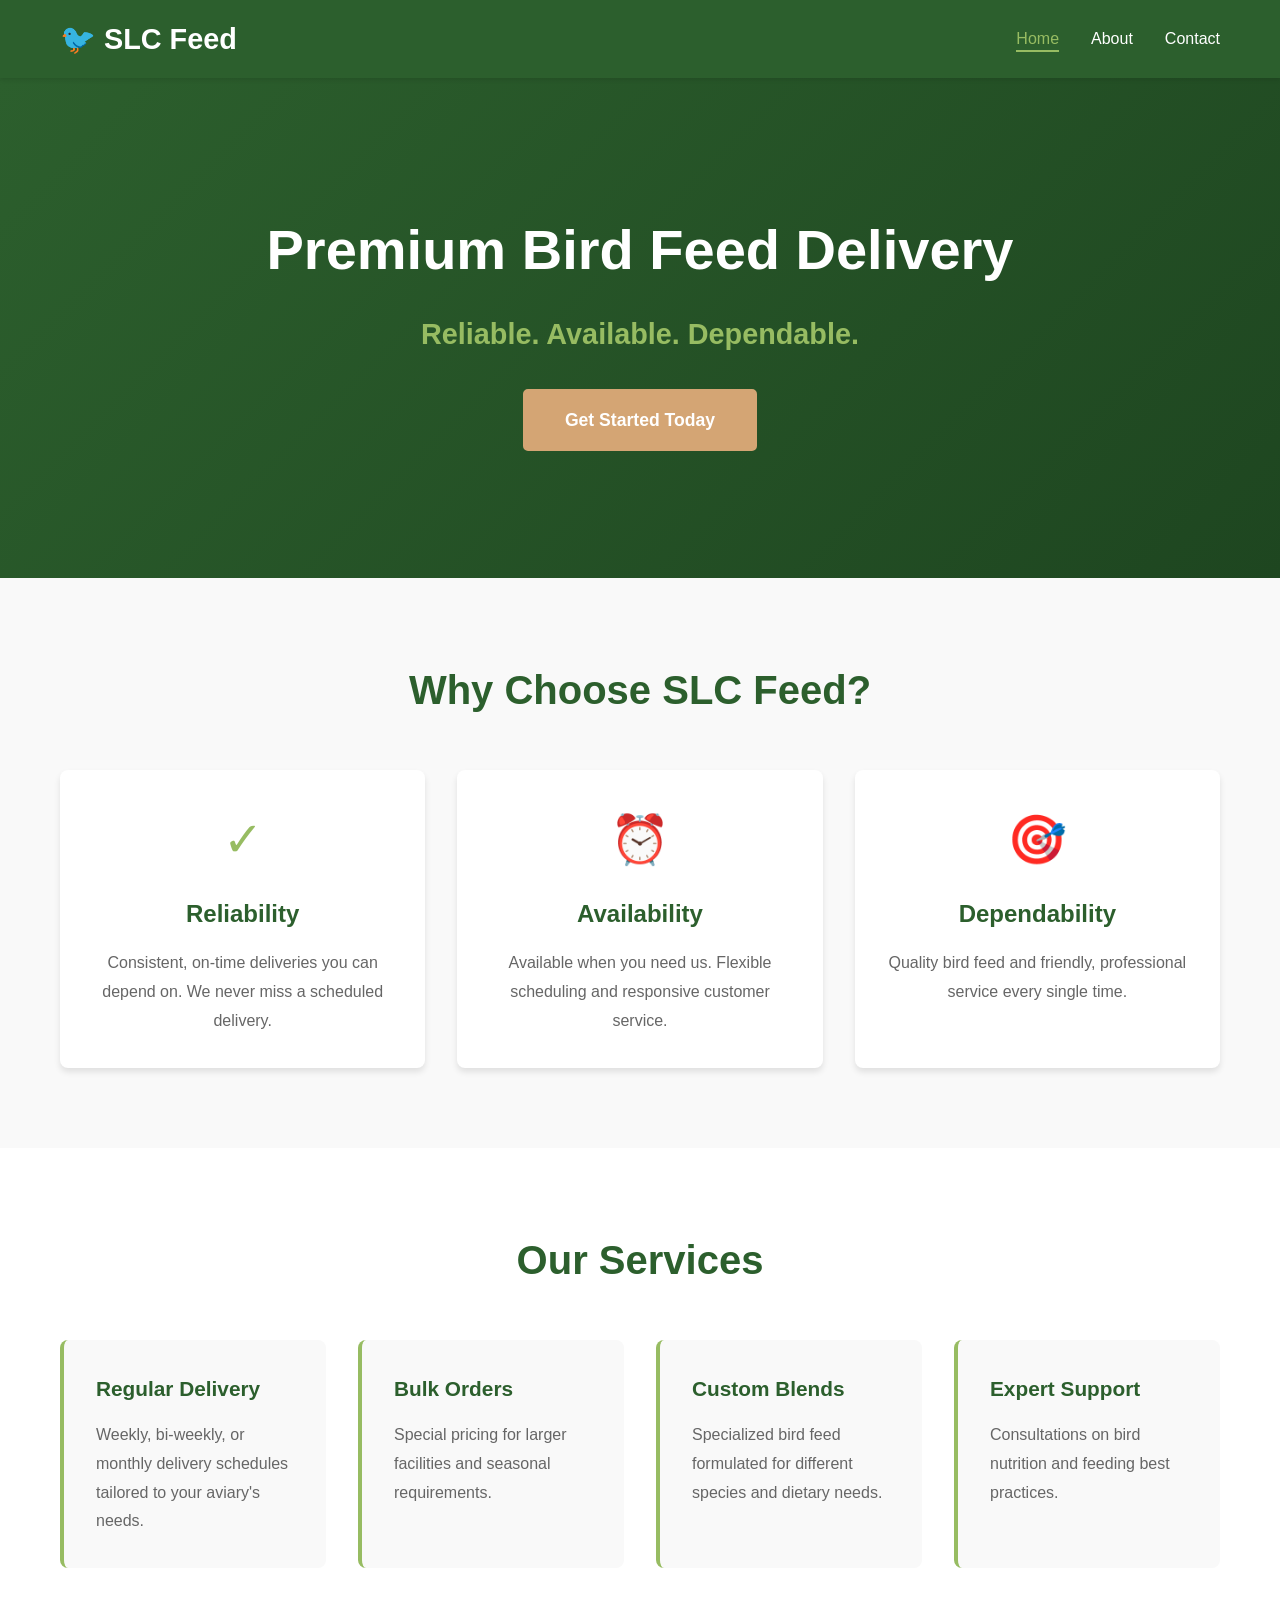
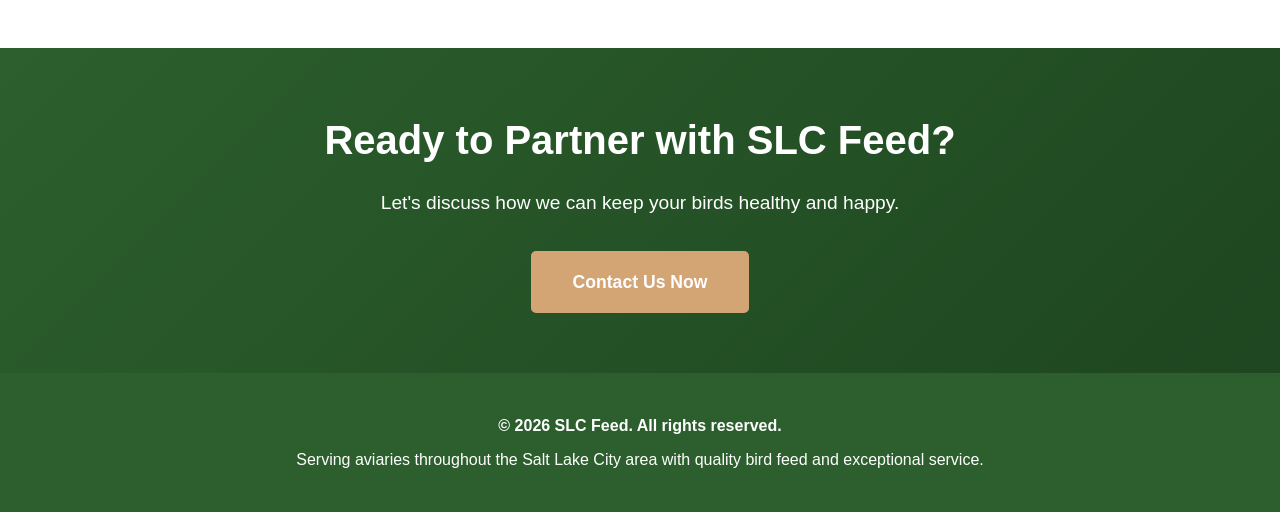
<file: index.html>
<!DOCTYPE html>
<html lang="en">
<head>
    <meta charset="UTF-8">
    <meta name="viewport" content="width=device-width, initial-scale=1.0">
    <title>SLC Feed - Reliable Bird Feed Delivery</title>
    <link rel="stylesheet" href="style.css">
</head>
<body>
    <!-- Navigation -->
    <nav class="navbar">
        <div class="nav-container">
            <a href="index.html" class="logo">🐦 SLC Feed</a>
            <ul class="nav-menu">
                <li><a href="index.html" class="nav-link active">Home</a></li>
                <li><a href="about.html" class="nav-link">About</a></li>
                <li><a href="contact.html" class="nav-link">Contact</a></li>
            </ul>
        </div>
    </nav>

    <!-- Hero Section -->
    <section class="hero">
        <div class="hero-content">
            <h1>Premium Bird Feed Delivery</h1>
            <p>Reliable. Available. Dependable.</p>
            <a href="contact.html" class="cta-button">Get Started Today</a>
        </div>
    </section>

    <!-- Features Section -->
    <section class="features">
        <div class="container">
            <h2>Why Choose SLC Feed?</h2>
            <div class="features-grid">
                <div class="feature-card">
                    <div class="feature-icon">✓</div>
                    <h3>Reliability</h3>
                    <p>Consistent, on-time deliveries you can depend on. We never miss a scheduled delivery.</p>
                </div>
                <div class="feature-card">
                    <div class="feature-icon">⏰</div>
                    <h3>Availability</h3>
                    <p>Available when you need us. Flexible scheduling and responsive customer service.</p>
                </div>
                <div class="feature-card">
                    <div class="feature-icon">🎯</div>
                    <h3>Dependability</h3>
                    <p>Quality bird feed and friendly, professional service every single time.</p>
                </div>
            </div>
        </div>
    </section>

    <!-- Services Section -->
    <section class="services">
        <div class="container">
            <h2>Our Services</h2>
            <div class="services-grid">
                <div class="service-item">
                    <h4>Regular Delivery</h4>
                    <p>Weekly, bi-weekly, or monthly delivery schedules tailored to your aviary's needs.</p>
                </div>
                <div class="service-item">
                    <h4>Bulk Orders</h4>
                    <p>Special pricing for larger facilities and seasonal requirements.</p>
                </div>
                <div class="service-item">
                    <h4>Custom Blends</h4>
                    <p>Specialized bird feed formulated for different species and dietary needs.</p>
                </div>
                <div class="service-item">
                    <h4>Expert Support</h4>
                    <p>Consultations on bird nutrition and feeding best practices.</p>
                </div>
            </div>
        </div>
    </section>

    <!-- CTA Section -->
    <section class="cta-section">
        <div class="container">
            <h2>Ready to Partner with SLC Feed?</h2>
            <p>Let's discuss how we can keep your birds healthy and happy.</p>
            <a href="contact.html" class="cta-button">Contact Us Now</a>
        </div>
    </section>

    <!-- Footer -->
    <footer class="footer">
        <div class="container">
            <p>&copy; 2026 SLC Feed. All rights reserved.</p>
            <p>Serving aviaries throughout the Salt Lake City area with quality bird feed and exceptional service.</p>
        </div>
    </footer>
</body>
</html>
</file>
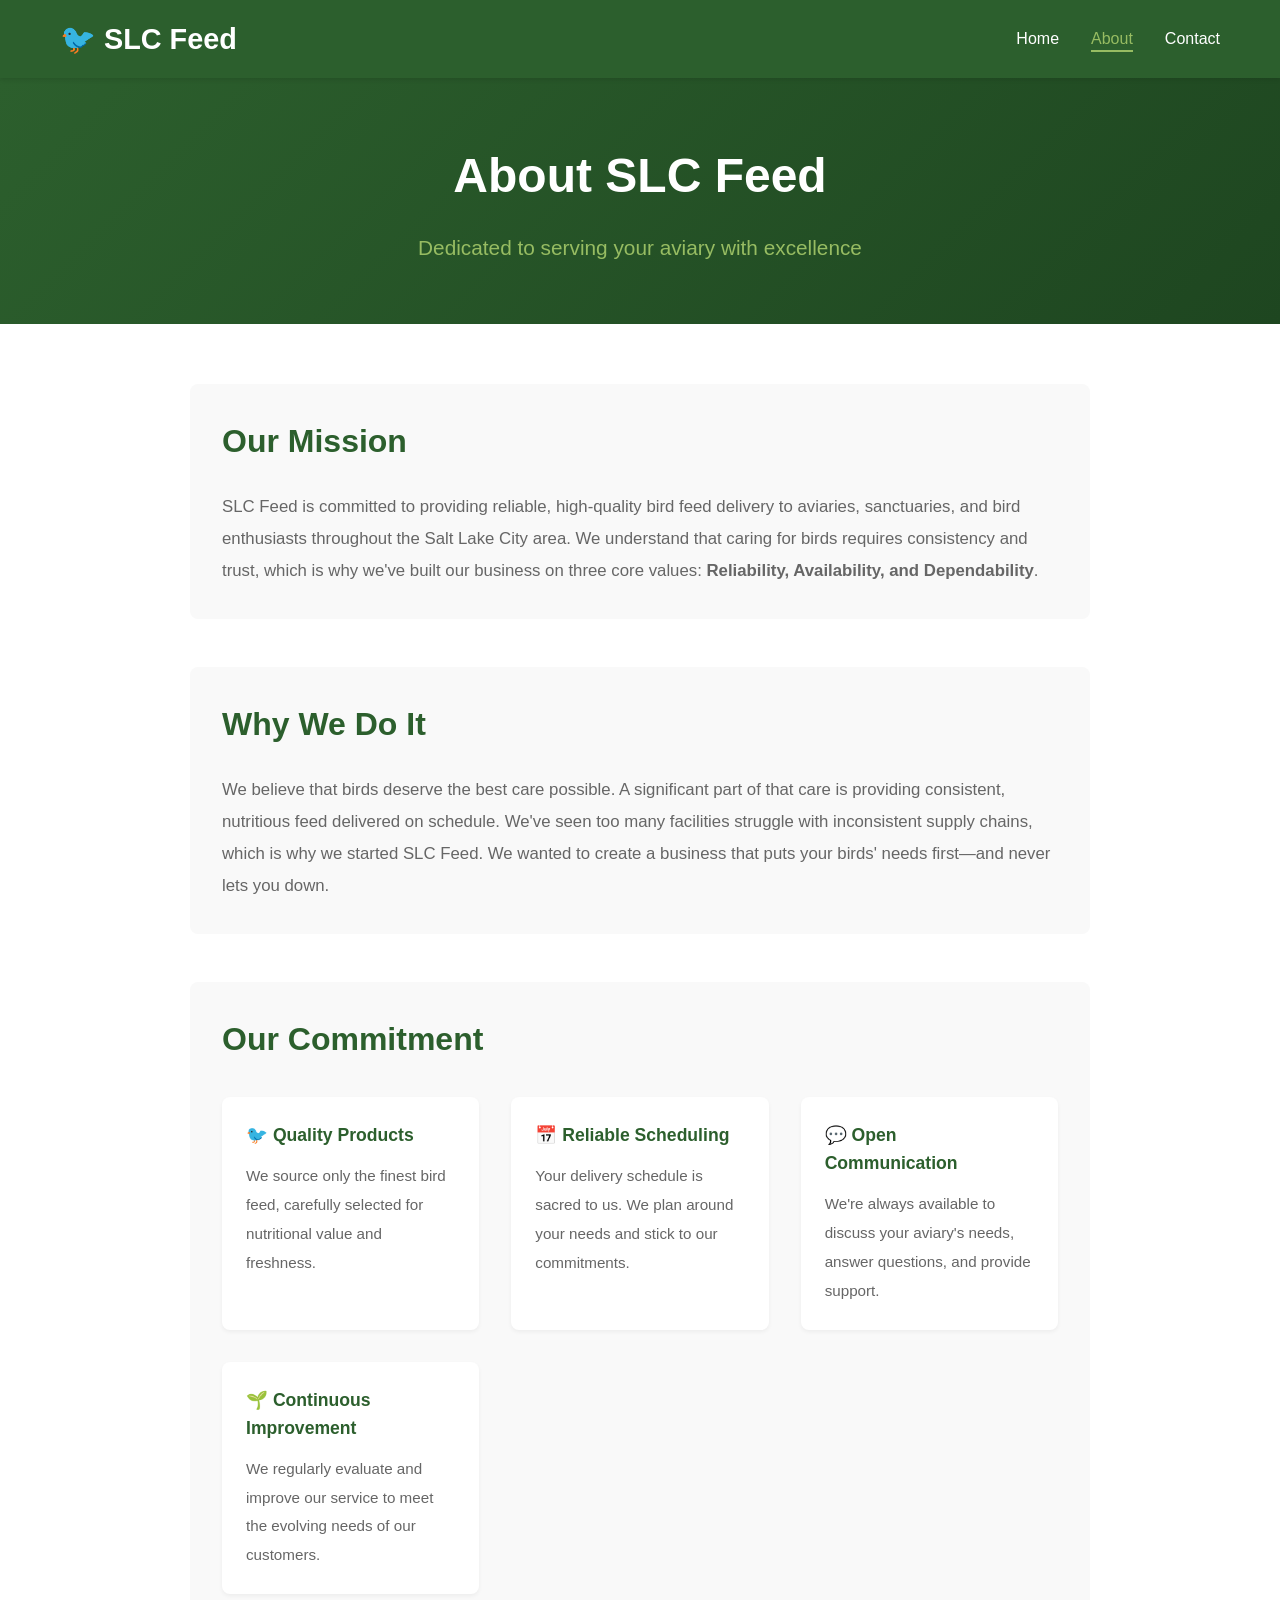
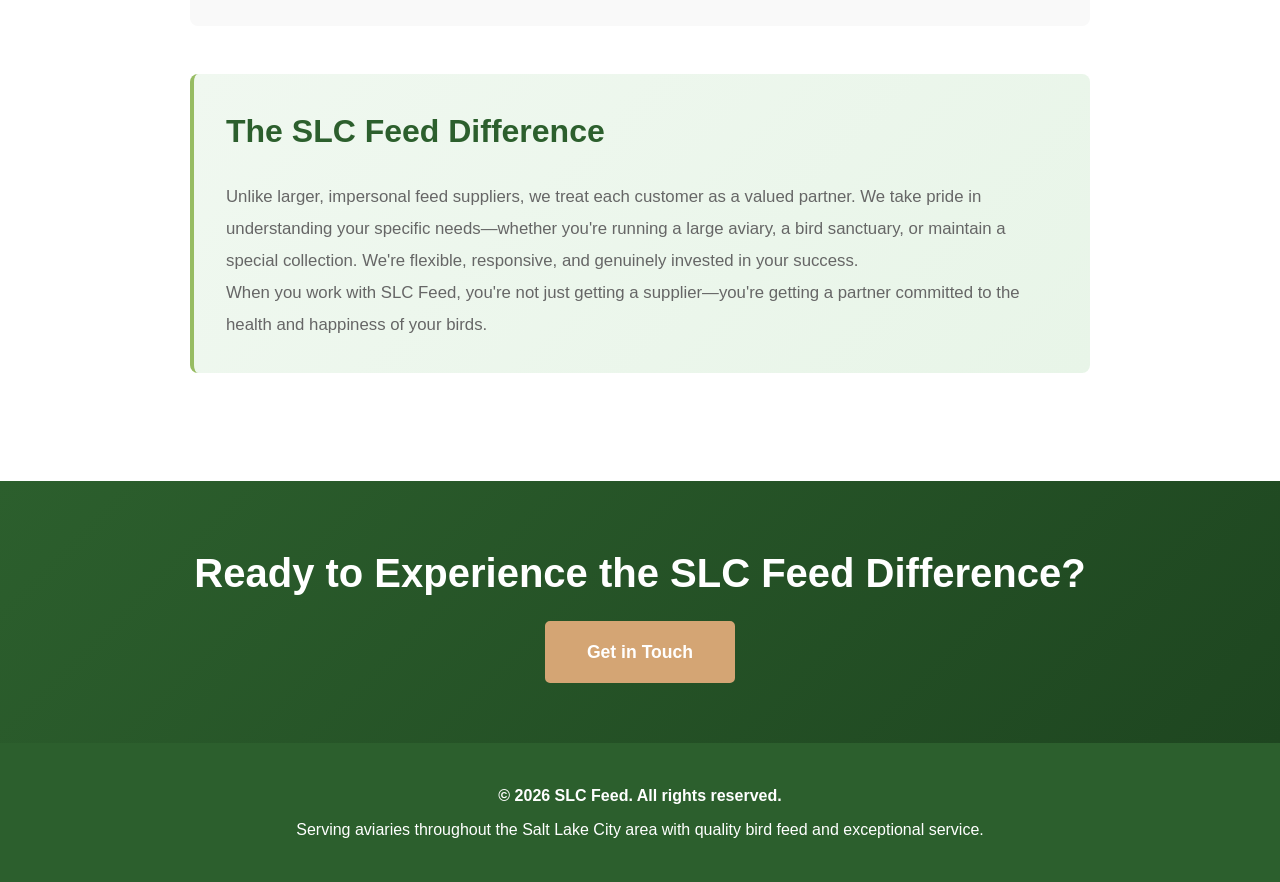
<file: about.html>
<!DOCTYPE html>
<html lang="en">
<head>
    <meta charset="UTF-8">
    <meta name="viewport" content="width=device-width, initial-scale=1.0">
    <title>About SLC Feed - Reliable Bird Feed Delivery</title>
    <link rel="stylesheet" href="style.css">
</head>
<body>
    <!-- Navigation -->
    <nav class="navbar">
        <div class="nav-container">
            <a href="index.html" class="logo">🐦 SLC Feed</a>
            <ul class="nav-menu">
                <li><a href="index.html" class="nav-link">Home</a></li>
                <li><a href="about.html" class="nav-link active">About</a></li>
                <li><a href="contact.html" class="nav-link">Contact</a></li>
            </ul>
        </div>
    </nav>

    <!-- Page Header -->
    <section class="page-header">
        <div class="container">
            <h1>About SLC Feed</h1>
            <p>Dedicated to serving your aviary with excellence</p>
        </div>
    </section>

    <!-- About Content -->
    <section class="about-content">
        <div class="container">
            <div class="about-section">
                <h2>Our Mission</h2>
                <p>
                    SLC Feed is committed to providing reliable, high-quality bird feed delivery to aviaries, sanctuaries, 
                    and bird enthusiasts throughout the Salt Lake City area. We understand that caring for birds requires 
                    consistency and trust, which is why we've built our business on three core values: 
                    <strong>Reliability, Availability, and Dependability</strong>.
                </p>
            </div>

            <div class="about-section">
                <h2>Why We Do It</h2>
                <p>
                    We believe that birds deserve the best care possible. A significant part of that care is providing 
                    consistent, nutritious feed delivered on schedule. We've seen too many facilities struggle with 
                    inconsistent supply chains, which is why we started SLC Feed. We wanted to create a business that 
                    puts your birds' needs first—and never lets you down.
                </p>
            </div>

            <div class="about-section">
                <h2>Our Commitment</h2>
                <div class="commitment-list">
                    <div class="commitment-item">
                        <h4>🐦 Quality Products</h4>
                        <p>We source only the finest bird feed, carefully selected for nutritional value and freshness.</p>
                    </div>
                    <div class="commitment-item">
                        <h4>📅 Reliable Scheduling</h4>
                        <p>Your delivery schedule is sacred to us. We plan around your needs and stick to our commitments.</p>
                    </div>
                    <div class="commitment-item">
                        <h4>💬 Open Communication</h4>
                        <p>We're always available to discuss your aviary's needs, answer questions, and provide support.</p>
                    </div>
                    <div class="commitment-item">
                        <h4>🌱 Continuous Improvement</h4>
                        <p>We regularly evaluate and improve our service to meet the evolving needs of our customers.</p>
                    </div>
                </div>
            </div>

            <div class="about-section highlight">
                <h2>The SLC Feed Difference</h2>
                <p>
                    Unlike larger, impersonal feed suppliers, we treat each customer as a valued partner. We take pride in 
                    understanding your specific needs—whether you're running a large aviary, a bird sanctuary, or maintain 
                    a special collection. We're flexible, responsive, and genuinely invested in your success.
                </p>
                <p>
                    When you work with SLC Feed, you're not just getting a supplier—you're getting a partner committed 
                    to the health and happiness of your birds.
                </p>
            </div>
        </div>
    </section>

    <!-- CTA Section -->
    <section class="cta-section">
        <div class="container">
            <h2>Ready to Experience the SLC Feed Difference?</h2>
            <a href="contact.html" class="cta-button">Get in Touch</a>
        </div>
    </section>

    <!-- Footer -->
    <footer class="footer">
        <div class="container">
            <p>&copy; 2026 SLC Feed. All rights reserved.</p>
            <p>Serving aviaries throughout the Salt Lake City area with quality bird feed and exceptional service.</p>
        </div>
    </footer>
</body>
</html>
</file>
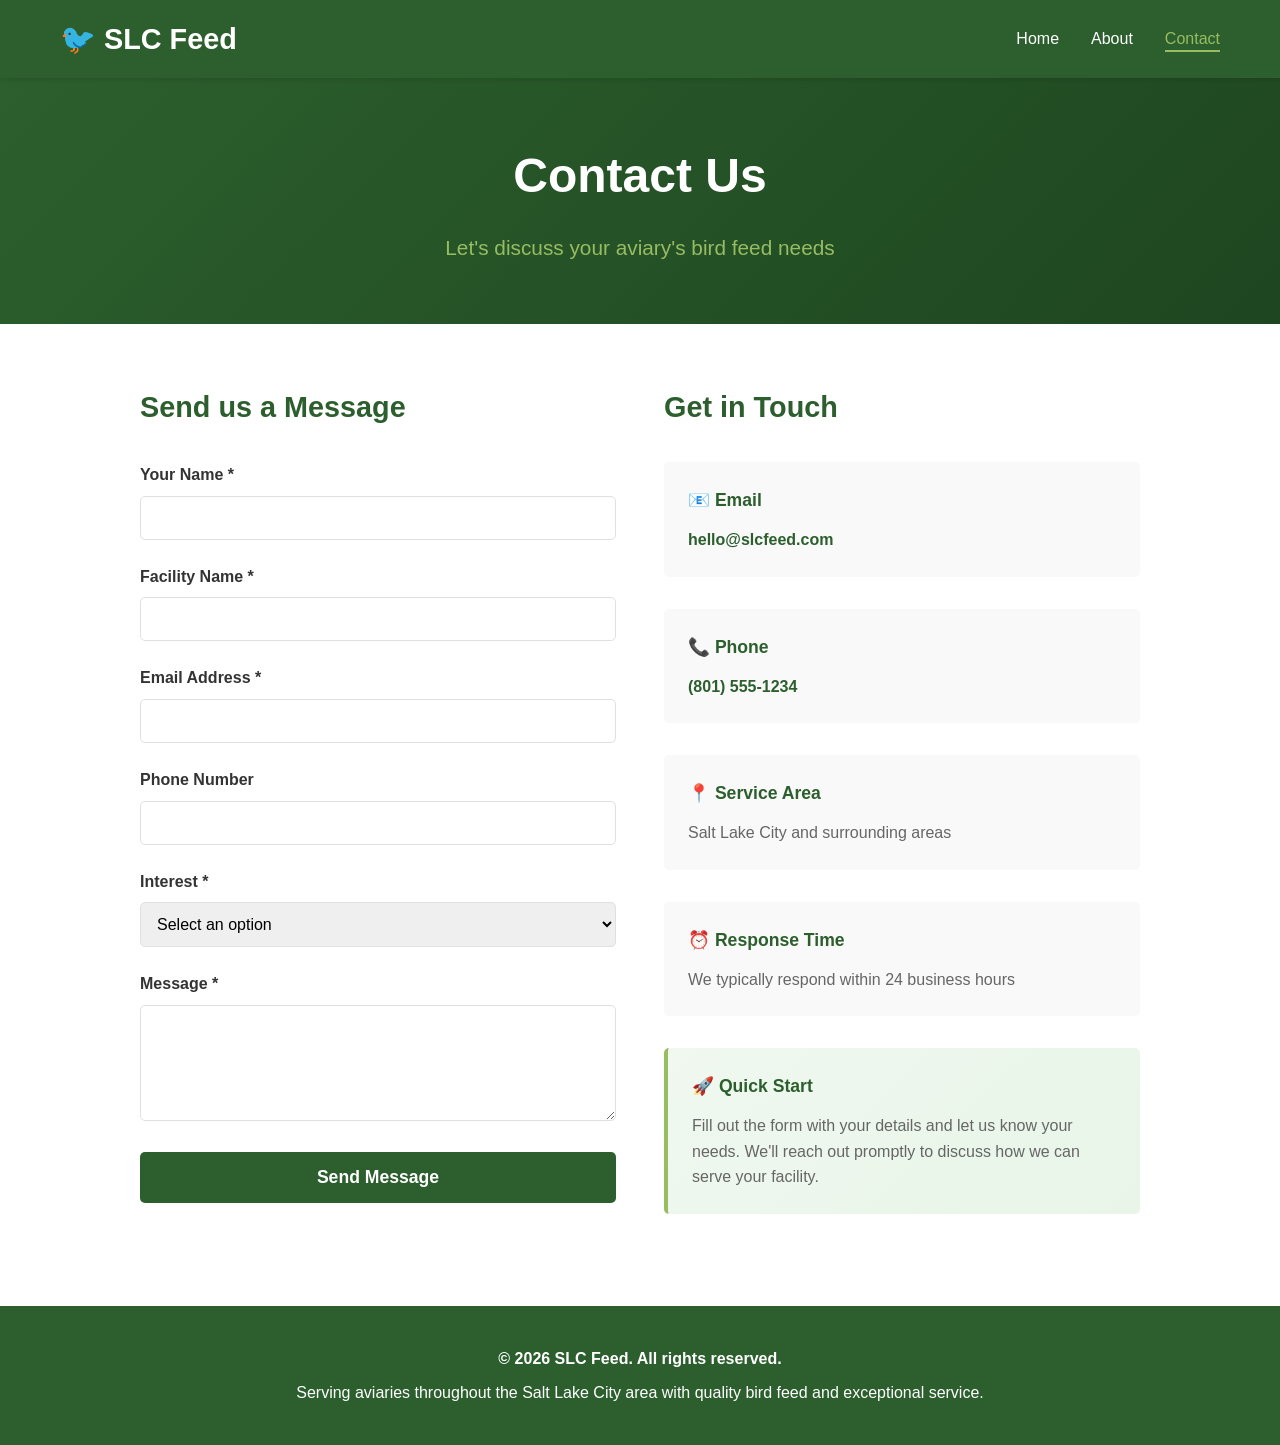
<file: contact.html>
<!DOCTYPE html>
<html lang="en">
<head>
    <meta charset="UTF-8">
    <meta name="viewport" content="width=device-width, initial-scale=1.0">
    <title>Contact SLC Feed - Get Your Bird Feed Delivered</title>
    <link rel="stylesheet" href="style.css">
</head>
<body>
    <!-- Navigation -->
    <nav class="navbar">
        <div class="nav-container">
            <a href="index.html" class="logo">🐦 SLC Feed</a>
            <ul class="nav-menu">
                <li><a href="index.html" class="nav-link">Home</a></li>
                <li><a href="about.html" class="nav-link">About</a></li>
                <li><a href="contact.html" class="nav-link active">Contact</a></li>
            </ul>
        </div>
    </nav>

    <!-- Page Header -->
    <section class="page-header">
        <div class="container">
            <h1>Contact Us</h1>
            <p>Let's discuss your aviary's bird feed needs</p>
        </div>
    </section>

    <!-- Contact Content -->
    <section class="contact-content">
        <div class="container">
            <div class="contact-wrapper">
                <!-- Contact Form -->
                <div class="contact-form-section">
                    <h2>Send us a Message</h2>
                    <form id="contactForm" class="contact-form">
                        <div class="form-group">
                            <label for="name">Your Name *</label>
                            <input type="text" id="name" name="name" required>
                        </div>

                        <div class="form-group">
                            <label for="facility">Facility Name *</label>
                            <input type="text" id="facility" name="facility" required>
                        </div>

                        <div class="form-group">
                            <label for="email">Email Address *</label>
                            <input type="email" id="email" name="email" required>
                        </div>

                        <div class="form-group">
                            <label for="phone">Phone Number</label>
                            <input type="tel" id="phone" name="phone">
                        </div>

                        <div class="form-group">
                            <label for="service">Interest *</label>
                            <select id="service" name="service" required>
                                <option value="">Select an option</option>
                                <option value="new-customer">New Customer Inquiry</option>
                                <option value="regular-delivery">Regular Delivery Setup</option>
                                <option value="bulk-order">Bulk Order</option>
                                <option value="custom-blend">Custom Blend</option>
                                <option value="other">Other</option>
                            </select>
                        </div>

                        <div class="form-group">
                            <label for="message">Message *</label>
                            <textarea id="message" name="message" rows="5" required></textarea>
                        </div>

                        <button type="submit" class="submit-button">Send Message</button>
                        <p class="form-note" id="formNote"></p>
                    </form>
                </div>

                <!-- Contact Info -->
                <div class="contact-info-section">
                    <h2>Get in Touch</h2>
                    
                    <div class="info-block">
                        <h4>📧 Email</h4>
                        <p><a href="mailto:hello@slcfeed.com">hello@slcfeed.com</a></p>
                    </div>

                    <div class="info-block">
                        <h4>📞 Phone</h4>
                        <p><a href="tel:+18015551234">(801) 555-1234</a></p>
                    </div>

                    <div class="info-block">
                        <h4>📍 Service Area</h4>
                        <p>Salt Lake City and surrounding areas</p>
                    </div>

                    <div class="info-block">
                        <h4>⏰ Response Time</h4>
                        <p>We typically respond within 24 business hours</p>
                    </div>

                    <div class="info-block highlight-box">
                        <h4>🚀 Quick Start</h4>
                        <p>Fill out the form with your details and let us know your needs. We'll reach out promptly to discuss how we can serve your facility.</p>
                    </div>
                </div>
            </div>
        </div>
    </section>

    <!-- Footer -->
    <footer class="footer">
        <div class="container">
            <p>&copy; 2026 SLC Feed. All rights reserved.</p>
            <p>Serving aviaries throughout the Salt Lake City area with quality bird feed and exceptional service.</p>
        </div>
    </footer>

    <script src="script.js"></script>
</body>
</html>
</file>
<file: style.css>
/* ============================================
   Global Styles
   ============================================ */

:root {
    --primary-color: #2c5f2d;
    --secondary-color: #97bc62;
    --accent-color: #d4a574;
    --text-dark: #333;
    --text-light: #666;
    --bg-light: #f9f9f9;
    --border-color: #e0e0e0;
    --white: #ffffff;
}

* {
    margin: 0;
    padding: 0;
    box-sizing: border-box;
}

html, body {
    height: 100%;
}

body {
    font-family: 'Segoe UI', Tahoma, Geneva, Verdana, sans-serif;
    color: var(--text-dark);
    line-height: 1.6;
}

a {
    text-decoration: none;
    color: inherit;
}

.container {
    max-width: 1200px;
    margin: 0 auto;
    padding: 0 20px;
}

/* ============================================
   Navigation Bar
   ============================================ */

.navbar {
    background-color: var(--primary-color);
    color: var(--white);
    padding: 1rem 0;
    position: sticky;
    top: 0;
    z-index: 100;
    box-shadow: 0 2px 4px rgba(0, 0, 0, 0.1);
}

.nav-container {
    max-width: 1200px;
    margin: 0 auto;
    padding: 0 20px;
    display: flex;
    justify-content: space-between;
    align-items: center;
}

.logo {
    font-size: 1.8rem;
    font-weight: bold;
    color: var(--white);
    transition: opacity 0.3s;
}

.logo:hover {
    opacity: 0.8;
}

.nav-menu {
    display: flex;
    list-style: none;
    gap: 2rem;
}

.nav-link {
    color: var(--white);
    font-weight: 500;
    transition: color 0.3s;
    position: relative;
}

.nav-link:hover,
.nav-link.active {
    color: var(--secondary-color);
}

.nav-link.active::after {
    content: '';
    position: absolute;
    bottom: -5px;
    left: 0;
    width: 100%;
    height: 2px;
    background-color: var(--secondary-color);
}

/* ============================================
   Hero Section
   ============================================ */

.hero {
    background: linear-gradient(135deg, var(--primary-color) 0%, #1e4620 100%);
    color: var(--white);
    padding: 120px 20px;
    text-align: center;
    display: flex;
    align-items: center;
    justify-content: center;
    min-height: 500px;
}

.hero-content h1 {
    font-size: 3.5rem;
    margin-bottom: 1rem;
    font-weight: bold;
}

.hero-content p {
    font-size: 1.8rem;
    margin-bottom: 2rem;
    color: var(--secondary-color);
    font-weight: 600;
}

.cta-button {
    display: inline-block;
    background-color: var(--accent-color);
    color: var(--white);
    padding: 15px 40px;
    border-radius: 5px;
    font-weight: bold;
    font-size: 1.1rem;
    transition: all 0.3s;
    border: 2px solid var(--accent-color);
    cursor: pointer;
}

.cta-button:hover {
    background-color: transparent;
    color: var(--accent-color);
    transform: translateY(-2px);
    box-shadow: 0 5px 15px rgba(0, 0, 0, 0.2);
}

/* ============================================
   Features Section
   ============================================ */

.features {
    padding: 80px 20px;
    background-color: var(--bg-light);
}

.features h2 {
    text-align: center;
    font-size: 2.5rem;
    margin-bottom: 3rem;
    color: var(--primary-color);
}

.features-grid {
    display: grid;
    grid-template-columns: repeat(auto-fit, minmax(300px, 1fr));
    gap: 2rem;
}

.feature-card {
    background-color: var(--white);
    padding: 2rem;
    border-radius: 8px;
    text-align: center;
    box-shadow: 0 4px 6px rgba(0, 0, 0, 0.1);
    transition: transform 0.3s, box-shadow 0.3s;
}

.feature-card:hover {
    transform: translateY(-5px);
    box-shadow: 0 8px 12px rgba(0, 0, 0, 0.15);
}

.feature-icon {
    font-size: 3rem;
    margin-bottom: 1rem;
    color: var(--secondary-color);
}

.feature-card h3 {
    color: var(--primary-color);
    margin-bottom: 1rem;
    font-size: 1.5rem;
}

.feature-card p {
    color: var(--text-light);
    line-height: 1.8;
}

/* ============================================
   Services Section
   ============================================ */

.services {
    padding: 80px 20px;
}

.services h2 {
    text-align: center;
    font-size: 2.5rem;
    margin-bottom: 3rem;
    color: var(--primary-color);
}

.services-grid {
    display: grid;
    grid-template-columns: repeat(auto-fit, minmax(250px, 1fr));
    gap: 2rem;
}

.service-item {
    background-color: var(--bg-light);
    padding: 2rem;
    border-radius: 8px;
    border-left: 4px solid var(--secondary-color);
    transition: all 0.3s;
}

.service-item:hover {
    background-color: var(--white);
    box-shadow: 0 4px 8px rgba(0, 0, 0, 0.1);
}

.service-item h4 {
    color: var(--primary-color);
    margin-bottom: 1rem;
    font-size: 1.3rem;
}

.service-item p {
    color: var(--text-light);
    line-height: 1.8;
}

/* ============================================
   CTA Section
   ============================================ */

.cta-section {
    background: linear-gradient(135deg, var(--primary-color) 0%, #1e4620 100%);
    color: var(--white);
    padding: 60px 20px;
    text-align: center;
}

.cta-section h2 {
    font-size: 2.5rem;
    margin-bottom: 1rem;
}

.cta-section p {
    font-size: 1.2rem;
    margin-bottom: 2rem;
}

/* ============================================
   Page Header
   ============================================ */

.page-header {
    background: linear-gradient(135deg, var(--primary-color) 0%, #1e4620 100%);
    color: var(--white);
    padding: 60px 20px;
    text-align: center;
}

.page-header h1 {
    font-size: 3rem;
    margin-bottom: 1rem;
}

.page-header p {
    font-size: 1.3rem;
    color: var(--secondary-color);
}

/* ============================================
   About Page
   ============================================ */

.about-content {
    padding: 60px 20px;
}

.about-section {
    max-width: 900px;
    margin: 0 auto 3rem;
    padding: 2rem;
    background-color: var(--bg-light);
    border-radius: 8px;
}

.about-section h2 {
    color: var(--primary-color);
    font-size: 2rem;
    margin-bottom: 1.5rem;
}

.about-section p {
    color: var(--text-light);
    line-height: 1.9;
    font-size: 1.05rem;
}

.about-section.highlight {
    background: linear-gradient(135deg, #f0f8f0 0%, #e8f5e8 100%);
    border-left: 4px solid var(--secondary-color);
}

.commitment-list {
    display: grid;
    grid-template-columns: repeat(auto-fit, minmax(250px, 1fr));
    gap: 2rem;
    margin-top: 2rem;
}

.commitment-item {
    background-color: var(--white);
    padding: 1.5rem;
    border-radius: 8px;
    box-shadow: 0 2px 4px rgba(0, 0, 0, 0.05);
}

.commitment-item h4 {
    color: var(--primary-color);
    margin-bottom: 0.8rem;
    font-size: 1.1rem;
}

.commitment-item p {
    color: var(--text-light);
    font-size: 0.95rem;
}

/* ============================================
   Contact Page
   ============================================ */

.contact-content {
    padding: 60px 20px;
}

.contact-wrapper {
    display: grid;
    grid-template-columns: 1fr 1fr;
    gap: 3rem;
    max-width: 1000px;
    margin: 0 auto;
}

.contact-form-section h2,
.contact-info-section h2 {
    color: var(--primary-color);
    font-size: 1.8rem;
    margin-bottom: 2rem;
}

.contact-form {
    display: flex;
    flex-direction: column;
}

.form-group {
    margin-bottom: 1.5rem;
}

.form-group label {
    display: block;
    margin-bottom: 0.5rem;
    color: var(--text-dark);
    font-weight: 600;
}

.form-group input,
.form-group select,
.form-group textarea {
    width: 100%;
    padding: 12px;
    border: 1px solid var(--border-color);
    border-radius: 5px;
    font-family: inherit;
    font-size: 1rem;
    transition: border-color 0.3s, box-shadow 0.3s;
}

.form-group input:focus,
.form-group select:focus,
.form-group textarea:focus {
    outline: none;
    border-color: var(--primary-color);
    box-shadow: 0 0 0 3px rgba(44, 95, 45, 0.1);
}

.submit-button {
    background-color: var(--primary-color);
    color: var(--white);
    padding: 15px 30px;
    border: none;
    border-radius: 5px;
    font-weight: bold;
    font-size: 1.1rem;
    cursor: pointer;
    transition: all 0.3s;
}

.submit-button:hover {
    background-color: #1e4620;
    transform: translateY(-2px);
    box-shadow: 0 5px 15px rgba(0, 0, 0, 0.2);
}

.submit-button:active {
    transform: translateY(0);
}

.form-note {
    margin-top: 1rem;
    text-align: center;
    font-size: 0.9rem;
    min-height: 20px;
}

.form-note.success {
    color: #27ae60;
    font-weight: 600;
}

.form-note.error {
    color: #e74c3c;
    font-weight: 600;
}

/* Contact Info */
.info-block {
    margin-bottom: 2rem;
    padding: 1.5rem;
    background-color: var(--bg-light);
    border-radius: 5px;
}

.info-block h4 {
    color: var(--primary-color);
    margin-bottom: 0.8rem;
    font-size: 1.1rem;
}

.info-block p {
    color: var(--text-light);
}

.info-block a {
    color: var(--primary-color);
    font-weight: 600;
    text-decoration: none;
    transition: color 0.3s;
}

.info-block a:hover {
    color: var(--secondary-color);
    text-decoration: underline;
}

.highlight-box {
    background: linear-gradient(135deg, #f0f8f0 0%, #e8f5e8 100%);
    border-left: 4px solid var(--secondary-color);
}

/* ============================================
   Footer
   ============================================ */

.footer {
    background-color: var(--primary-color);
    color: var(--white);
    padding: 2rem;
    text-align: center;
    margin-top: auto;
}

.footer p {
    margin: 0.5rem 0;
}

.footer p:first-child {
    font-weight: 600;
}

/* ============================================
   Responsive Design
   ============================================ */

@media (max-width: 768px) {
    .nav-menu {
        gap: 1rem;
        font-size: 0.9rem;
    }

    .hero-content h1 {
        font-size: 2.5rem;
    }

    .hero-content p {
        font-size: 1.3rem;
    }

    .features h2,
    .services h2,
    .cta-section h2 {
        font-size: 2rem;
    }

    .page-header h1 {
        font-size: 2.2rem;
    }

    .contact-wrapper {
        grid-template-columns: 1fr;
        gap: 2rem;
    }

    .features-grid,
    .services-grid,
    .commitment-list {
        grid-template-columns: 1fr;
    }
}

@media (max-width: 600px) {
    .nav-menu {
        gap: 0.8rem;
        font-size: 0.8rem;
    }

    .logo {
        font-size: 1.4rem;
    }

    .hero {
        padding: 60px 20px;
        min-height: 400px;
    }

    .hero-content h1 {
        font-size: 1.8rem;
    }

    .hero-content p {
        font-size: 1rem;
    }

    .cta-button {
        padding: 12px 25px;
        font-size: 1rem;
    }

    .features,
    .services,
    .contact-content {
        padding: 40px 20px;
    }

    .features h2,
    .services h2 {
        font-size: 1.5rem;
        margin-bottom: 2rem;
    }

    .page-header {
        padding: 40px 20px;
    }

    .page-header h1 {
        font-size: 1.8rem;
    }

    .page-header p {
        font-size: 1rem;
    }

    .feature-card,
    .service-item,
    .info-block {
        padding: 1.5rem;
    }

    .cta-section {
        padding: 40px 20px;
    }

    .cta-section h2 {
        font-size: 1.5rem;
    }

    .cta-section p {
        font-size: 1rem;
    }
}
</file>
